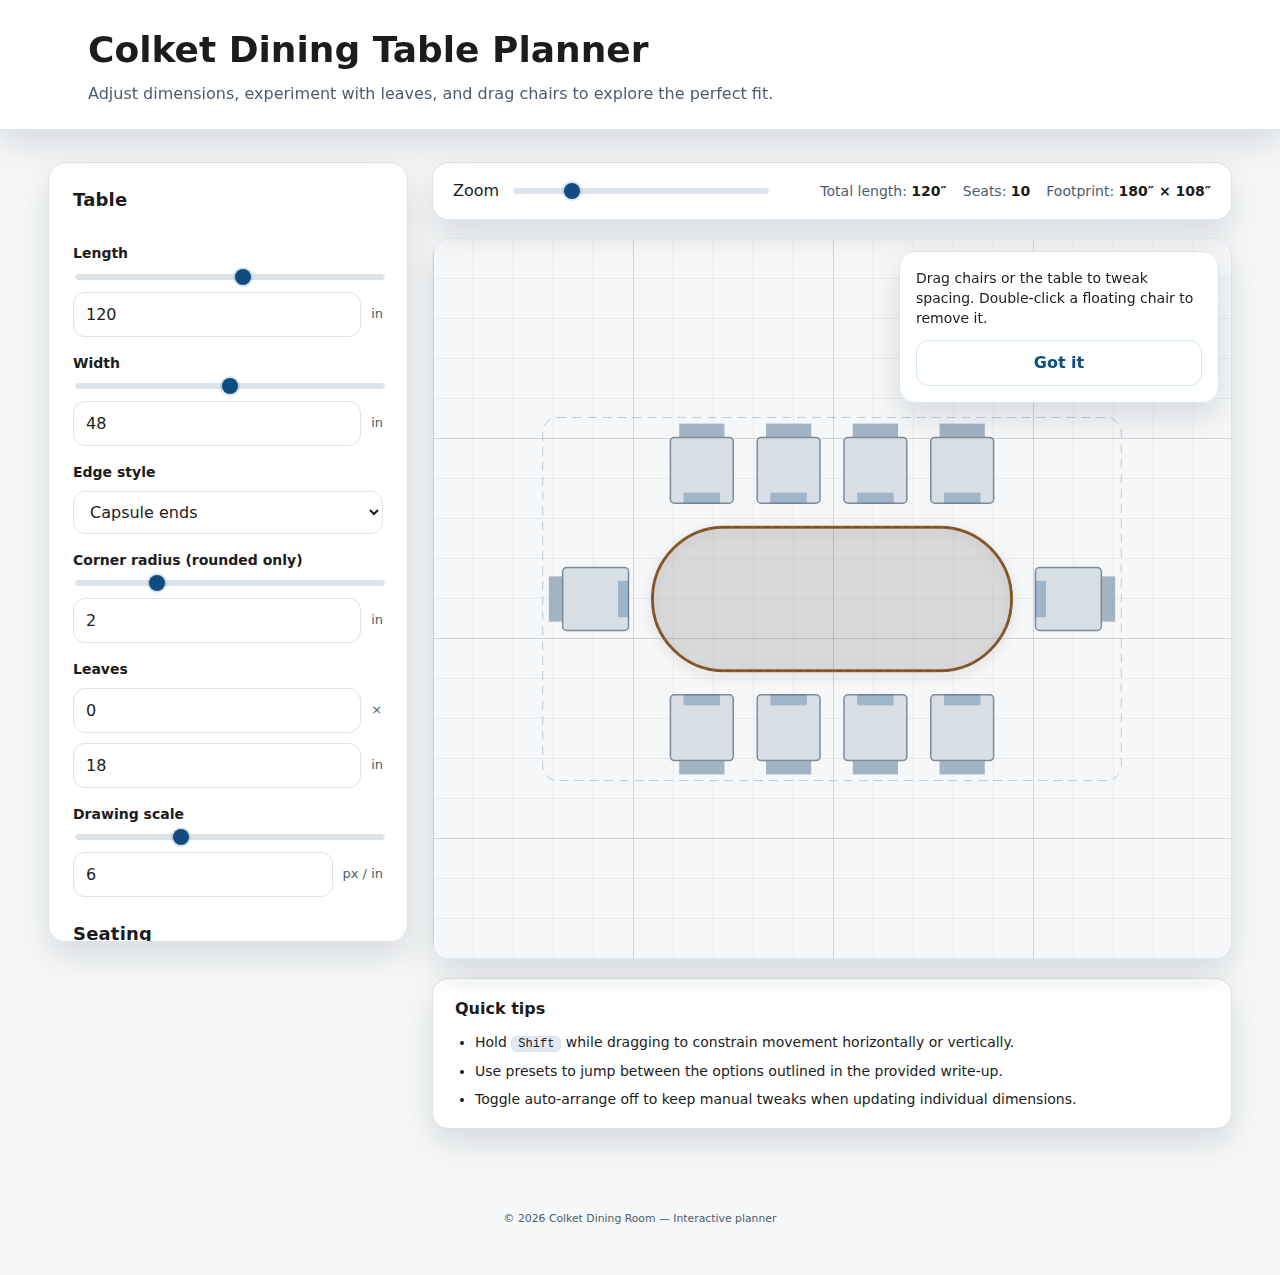
<file: index.html>
<!doctype html>
<html lang="en">
<head>
  <meta charset="utf-8" />
  <meta name="viewport" content="width=device-width, initial-scale=1" />
  <title>Colket Dining Table Planner</title>
  <meta name="description" content="Interactive planner for exploring Colket dining table dimensions, leaves, and seating layouts." />
  <link rel="stylesheet" href="styles.css" />
</head>
<body>
  <header class="site-header">
    <div class="site-shell">
      <h1>Colket Dining Table Planner</h1>
      <p class="tagline">Adjust dimensions, experiment with leaves, and drag chairs to explore the perfect fit.</p>
    </div>
  </header>

  <main class="layout-shell">
    <aside class="control-panel" aria-label="Configuration">
      <section class="panel-section">
        <h2>Table</h2>
        <div class="field">
          <label for="tableLengthRange">Length</label>
          <div class="field-stack">
            <input id="tableLengthRange" type="range" min="84" max="150" step="1" value="120" data-sync="tableLengthInput" />
            <div class="field-row">
              <input id="tableLengthInput" type="number" min="60" max="180" step="0.5" value="120" />
              <span class="unit">in</span>
            </div>
          </div>
        </div>

        <div class="field">
          <label for="tableWidthRange">Width</label>
          <div class="field-stack">
            <input id="tableWidthRange" type="range" min="36" max="60" step="0.5" value="48" data-sync="tableWidthInput" />
            <div class="field-row">
              <input id="tableWidthInput" type="number" min="36" max="60" step="0.5" value="48" />
              <span class="unit">in</span>
            </div>
          </div>
        </div>

        <div class="field">
          <label for="tableShapeSelect">Edge style</label>
          <select id="tableShapeSelect">
            <option value="rounded">Rounded rectangle</option>
            <option value="capsule" selected>Capsule ends</option>
          </select>
        </div>

        <div class="field">
          <label for="cornerRadiusRange">Corner radius (rounded only)</label>
          <div class="field-stack">
            <input id="cornerRadiusRange" type="range" min="0" max="8" step="0.5" value="2" data-sync="cornerRadiusInput" />
            <div class="field-row">
              <input id="cornerRadiusInput" type="number" min="0" max="8" step="0.5" value="2" />
              <span class="unit">in</span>
            </div>
          </div>
        </div>

        <div class="field">
          <label for="leafCountInput">Leaves</label>
          <div class="field-row">
            <input id="leafCountInput" type="number" min="0" max="3" step="1" value="0" />
            <span class="unit">×</span>
            <input id="leafLengthInput" type="number" min="0" max="36" step="0.5" value="18" />
            <span class="unit">in</span>
          </div>
        </div>

        <div class="field">
          <label for="unitsPerInchRange">Drawing scale</label>
          <div class="field-stack">
            <input id="unitsPerInchRange" type="range" min="3" max="12" step="0.5" value="6" data-sync="unitsPerInchInput" />
            <div class="field-row">
              <input id="unitsPerInchInput" type="number" min="3" max="12" step="0.5" value="6" />
              <span class="unit">px / in</span>
            </div>
          </div>
        </div>
      </section>

      <section class="panel-section">
        <h2>Seating</h2>
        <div class="field">
          <label for="sideChairCountRange">Chairs per long side</label>
          <div class="field-stack">
            <input id="sideChairCountRange" type="range" min="0" max="5" step="1" value="4" data-sync="sideChairCountInput" />
            <div class="field-row">
              <input id="sideChairCountInput" type="number" min="0" max="5" step="1" value="4" />
            </div>
          </div>
        </div>

        <div class="field">
          <label for="endChairCountRange">Chairs per end</label>
          <div class="field-stack">
            <input id="endChairCountRange" type="range" min="0" max="2" step="1" value="1" data-sync="endChairCountInput" />
            <div class="field-row">
              <input id="endChairCountInput" type="number" min="0" max="2" step="1" value="1" />
            </div>
          </div>
        </div>

        <div class="field">
          <label for="chairWidthInput">Chair width</label>
          <div class="field-row">
            <input id="chairWidthInput" type="number" min="18" max="26" step="0.5" value="21" />
            <span class="unit">in</span>
          </div>
        </div>

        <div class="field">
          <label for="chairDepthInput">Chair depth</label>
          <div class="field-row">
            <input id="chairDepthInput" type="number" min="18" max="28" step="0.5" value="22" />
            <span class="unit">in</span>
          </div>
        </div>

        <div class="field">
          <label for="chairClearanceInput">Clearance from table</label>
          <div class="field-row">
            <input id="chairClearanceInput" type="number" min="0" max="24" step="0.5" value="8" />
            <span class="unit">in</span>
          </div>
        </div>

        <div class="field">
          <label for="sideOffsetInput">Side edge offset</label>
          <div class="field-row">
            <input id="sideOffsetInput" type="number" min="0" max="24" step="0.5" value="6" />
            <span class="unit">in</span>
          </div>
        </div>

        <div class="field">
          <label for="endOffsetInput">End edge offset</label>
          <div class="field-row">
            <input id="endOffsetInput" type="number" min="0" max="18" step="0.5" value="2.5" />
            <span class="unit">in</span>
          </div>
        </div>
      </section>

      <section class="panel-section">
        <h2>Presets</h2>
        <div class="preset-grid">
          <button type="button" class="btn ghost" data-preset="A">102″ · 6 seats</button>
          <button type="button" class="btn ghost" data-preset="B">93″ · 6 seats</button>
          <button type="button" class="btn ghost" data-preset="C">120″ · 8 seats</button>
          <button type="button" class="btn ghost" data-preset="D">111″ · 8 seats</button>
          <button type="button" class="btn ghost" data-preset="E">138″ · 10 seats</button>
          <button type="button" class="btn ghost" data-preset="F">129″ · 8 seats</button>
        </div>
        <div class="panel-subsection">
          <h3>Custom presets</h3>
          <div class="field-stack">
            <div class="field-row">
              <input id="customPresetName" type="text" placeholder="Name this setup" autocomplete="off" />
              <button id="savePresetBtn" type="button" class="btn">Save</button>
            </div>
            <div class="field">
              <label for="savedPresetSelect">Saved presets</label>
              <div class="field-row">
                <select id="savedPresetSelect">
                  <option value="">None saved yet</option>
                </select>
                <button id="loadPresetBtn" type="button" class="btn ghost" disabled>Load</button>
                <button id="deletePresetBtn" type="button" class="btn ghost" disabled>Delete</button>
              </div>
            </div>
          </div>
        </div>
      </section>

      <section class="panel-section">
        <h2>Layout tools</h2>
        <div class="field checkbox">
          <label class="checkbox-label">
            <input id="autoArrangeCheck" type="checkbox" checked />
            <span>Auto arrange when settings change</span>
          </label>
        </div>
        <div class="tool-buttons">
          <button id="autoArrangeBtn" type="button" class="btn">Auto arrange now</button>
          <button id="resetViewBtn" type="button" class="btn ghost">Center view</button>
          <button id="addFreeChairBtn" type="button" class="btn ghost">Add floating chair</button>
          <button id="clearManualBtn" type="button" class="btn ghost">Remove manual chairs</button>
        </div>
      </section>
    </aside>

    <section class="workspace" aria-label="Layout preview">
      <div class="workspace-toolbar">
        <div class="toolbar-group">
          <label for="zoomRange">Zoom</label>
          <input id="zoomRange" type="range" min="0.6" max="2.5" step="0.05" value="1" />
        </div>
        <div class="toolbar-metrics">
          <span>Total length: <strong id="totalLengthOut">120″</strong></span>
          <span>Seats: <strong id="seatCountOut">10</strong></span>
          <span>Footprint: <strong id="footprintOut">120″ × 48″</strong></span>
        </div>
      </div>

      <div class="canvas-frame" id="canvasFrame">
        <svg id="layoutCanvas" viewBox="0 0 1600 1000" role="presentation" aria-hidden="true">
          <defs>
            <filter id="softShadow" x="-15%" y="-25%" width="130%" height="150%">
              <feDropShadow dx="0" dy="8" stdDeviation="12" flood-opacity="0.18" />
            </filter>
            <pattern id="tableTexture" patternUnits="objectBoundingBox" width="1" height="1">
              <rect width="100%" height="100%" fill="currentColor" fill-opacity="0.1" />
            </pattern>
          </defs>
          <g id="gridLayer"></g>
          <g id="contentLayer"></g>
        </svg>
        <div class="canvas-hint" id="canvasHint">
          <p>Drag chairs or the table to tweak spacing. Double-click a floating chair to remove it.</p>
          <button type="button" id="dismissHintBtn" class="btn ghost">Got it</button>
        </div>
      </div>

      <section class="workspace-notes">
        <h2>Quick tips</h2>
        <ul>
          <li>Hold <kbd>Shift</kbd> while dragging to constrain movement horizontally or vertically.</li>
          <li>Use presets to jump between the options outlined in the provided write-up.</li>
          <li>Toggle auto-arrange off to keep manual tweaks when updating individual dimensions.</li>
        </ul>
      </section>
    </section>
  </main>

  <footer class="site-footer">
    <small>&copy; <span id="year"></span> Colket Dining Room — Interactive planner</small>
  </footer>

  <script src="app.js" defer></script>
</body>
</html>
</file>
<file: styles.css>
* {
  box-sizing: border-box;
}

:root {
  --bg: #f5f7f8;
  --panel: #ffffff;
  --text: #1c1c1c;
  --muted: #4d5c6c;
  --accent: #0f4c81;
  --accent-soft: rgba(15, 76, 129, 0.12);
  --accent-contrast: #ffffff;
  --border: #dbe3eb;
  --shadow: 0 14px 32px rgba(15, 23, 42, 0.12);
  --grid-line: rgba(15, 23, 42, 0.05);
  --grid-line-strong: rgba(15, 23, 42, 0.1);
  --hint-bg: rgba(255, 255, 255, 0.9);
  --chair-fill: #d7dee5;
  --chair-stroke: #7e8a99;
  --chair-accent: #a2b3c3;
  --chair-front: rgba(15, 76, 129, 0.28);
  --table-stroke: #8b5c2d;
  --table-fill: url(#tableTexture);
  --table-leaf-stroke: rgba(15, 23, 42, 0.28);
}

@media (prefers-color-scheme: dark) {
  :root {
    --bg: #0f1216;
    --panel: #141a21;
    --text: #e4ecf4;
    --muted: #8ea1b6;
    --accent: #7ab8ff;
    --accent-soft: rgba(122, 184, 255, 0.18);
    --accent-contrast: #0b0f14;
    --border: #1f2b39;
    --shadow: 0 20px 40px rgba(5, 9, 14, 0.6);
    --grid-line: rgba(134, 150, 170, 0.12);
    --grid-line-strong: rgba(134, 150, 170, 0.18);
    --hint-bg: rgba(20, 26, 33, 0.9);
    --chair-fill: #253240;
    --chair-stroke: #91acc7;
    --chair-accent: #314358;
    --chair-front: rgba(122, 184, 255, 0.32);
    --table-stroke: #caa56f;
    --table-leaf-stroke: rgba(202, 165, 111, 0.45);
  }
}

html,
body {
  height: 100%;
}

body {
  margin: 0;
  background: var(--bg);
  color: var(--text);
  font-family: "Inter", ui-sans-serif, system-ui, -apple-system, BlinkMacSystemFont, "Segoe UI", sans-serif;
  line-height: 1.45;
  -webkit-font-smoothing: antialiased;
}

body[data-dragging="true"] {
  cursor: grabbing;
  user-select: none;
}

.site-header {
  background: var(--panel);
  border-bottom: 1px solid var(--border);
  box-shadow: var(--shadow);
  position: sticky;
  top: 0;
  z-index: 10;
}

.site-shell {
  margin: 0 auto;
  max-width: 1200px;
  padding: 24px clamp(16px, 4vw, 48px);
}

.site-header h1 {
  margin: 0 0 6px;
  font-size: clamp(26px, 3vw, 36px);
}

.tagline {
  margin: 0;
  color: var(--muted);
  font-size: clamp(14px, 2vw, 16px);
}

.layout-shell {
  display: grid;
  grid-template-columns: minmax(320px, 360px) 1fr;
  gap: 24px;
  margin: 0 auto;
  max-width: 1400px;
  padding: 32px clamp(16px, 4vw, 48px) 48px;
  align-items: start;
}

@media (max-width: 1080px) {
  .layout-shell {
    grid-template-columns: 1fr;
  }

  .control-panel {
    position: relative;
    top: 0;
  }
}

.control-panel {
  background: var(--panel);
  border: 1px solid var(--border);
  border-radius: 18px;
  padding: 24px;
  box-shadow: var(--shadow);
  position: sticky;
  top: calc(24px + 80px);
  display: grid;
  gap: 24px;
  max-height: calc(100vh - 120px);
  overflow: auto;
}

.control-panel h2 {
  margin: 0 0 14px;
  font-size: 18px;
  letter-spacing: 0.01em;
}

.panel-section {
  display: grid;
  gap: 16px;
}

.panel-subsection {
  border-top: 1px solid var(--border);
  padding-top: 12px;
  display: grid;
  gap: 12px;
}

.panel-subsection h3 {
  margin: 0;
  font-size: 15px;
  font-weight: 600;
  color: var(--muted);
}

.field {
  display: grid;
  gap: 8px;
}

.field label {
  font-weight: 600;
  font-size: 14px;
}

.field-stack {
  display: grid;
  gap: 10px;
}

.field-row {
  display: grid;
  grid-template-columns: 1fr auto;
  gap: 10px;
  align-items: center;
}

.field-row input[type="number"] {
  width: 100%;
}

.field.checkbox {
  gap: 0;
}

.checkbox-label {
  display: inline-flex;
  align-items: center;
  gap: 10px;
  font-weight: 500;
}

.unit {
  color: var(--muted);
  font-size: 13px;
}

input[type="number"],
input[type="range"],
select {
  width: 100%;
  font: inherit;
  border-radius: 12px;
  border: 1px solid var(--border);
  background: var(--panel);
  color: var(--text);
  padding: 10px 12px;
  transition: border-color 0.15s ease, box-shadow 0.15s ease;
}

input[type="range"] {
  padding: 0;
  appearance: none;
}

input[type="range"]::-webkit-slider-thumb {
  appearance: none;
  height: 16px;
  width: 16px;
  border-radius: 50%;
  background: var(--accent);
  border: none;
  cursor: pointer;
  box-shadow: 0 0 0 2px rgba(15, 76, 129, 0.15);
  margin-top: -6px; /* centers 16px thumb over 4px track */
}

input[type="range"]::-webkit-slider-runnable-track {
  height: 4px;
  background: var(--border);
  border-radius: 999px;
}

input[type="range"]::-moz-range-thumb {
  height: 16px;
  width: 16px;
  border-radius: 50%;
  background: var(--accent);
  border: none;
  cursor: pointer;
  box-shadow: 0 0 0 2px rgba(15, 76, 129, 0.15);
}

input[type="range"]::-moz-range-track {
  height: 4px;
  background: var(--border);
  border-radius: 999px;
}

input:focus-visible {
  outline: 2px solid var(--accent);
  outline-offset: 2px;
}

.tool-buttons {
  display: grid;
  gap: 10px;
}

.preset-grid {
  display: grid;
  grid-template-columns: repeat(auto-fit, minmax(130px, 1fr));
  gap: 10px;
}

.btn {
  appearance: none;
  border-radius: 12px;
  border: 1px solid var(--accent);
  background: var(--accent);
  color: var(--accent-contrast);
  font: inherit;
  font-weight: 600;
  padding: 10px 14px;
  cursor: pointer;
  display: inline-flex;
  align-items: center;
  justify-content: center;
  gap: 8px;
  transition: transform 0.12s ease, box-shadow 0.12s ease, filter 0.12s ease;
}

.btn:hover {
  transform: translateY(-1px);
  filter: brightness(1.05);
}

.btn:active {
  transform: translateY(0);
  filter: brightness(0.96);
}

.btn.ghost {
  background: transparent;
  color: var(--accent);
  border-color: var(--border);
}

.workspace {
  display: grid;
  gap: 18px;
  align-content: start;
}

.workspace-toolbar {
  background: var(--panel);
  border: 1px solid var(--border);
  border-radius: 16px;
  box-shadow: var(--shadow);
  padding: 16px 20px;
  display: flex;
  flex-wrap: wrap;
  gap: 16px;
  align-items: center;
  justify-content: space-between;
}

.toolbar-group {
  display: flex;
  align-items: center;
  gap: 12px;
}

.toolbar-group input[type="range"] {
  width: clamp(180px, 20vw, 260px);
}

.toolbar-metrics {
  display: flex;
  gap: 16px;
  flex-wrap: wrap;
  font-size: 14px;
  color: var(--muted);
}

.toolbar-metrics strong {
  color: var(--text);
}

.canvas-frame {
  position: relative;
  border-radius: 18px;
  border: 1px solid var(--border);
  overflow: hidden;
  background-image:
    linear-gradient(0deg, var(--grid-line) 1px, transparent 1px),
    linear-gradient(90deg, var(--grid-line) 1px, transparent 1px),
    linear-gradient(0deg, var(--grid-line-strong) 1px, transparent 1px),
    linear-gradient(90deg, var(--grid-line-strong) 1px, transparent 1px);
  background-size:
    40px 40px,
    40px 40px,
    200px 200px,
    200px 200px;
  box-shadow: var(--shadow);
  min-height: 620px;
}

#layoutCanvas {
  width: 100%;
  height: min(80vh, 760px);
  display: block;
  transform-origin: center;
  transition: transform 0.2s ease;
  touch-action: none;
}

.canvas-hint {
  position: absolute;
  inset: 12px 12px auto auto;
  background: var(--hint-bg);
  color: var(--text);
  border-radius: 16px;
  border: 1px solid var(--border);
  padding: 16px;
  width: clamp(200px, 28vw, 320px);
  box-shadow: var(--shadow);
  display: grid;
  gap: 12px;
}

.canvas-hint p {
  margin: 0;
  font-size: 14px;
}

.canvas-hint.hidden {
  display: none;
}

.workspace-notes {
  background: var(--panel);
  border: 1px solid var(--border);
  border-radius: 16px;
  box-shadow: var(--shadow);
  padding: 18px 22px;
}

.workspace-notes h2 {
  margin: 0 0 12px;
  font-size: 16px;
}

.workspace-notes ul {
  margin: 0;
  padding-left: 20px;
  display: grid;
  gap: 8px;
  font-size: 14px;
}

kbd {
  background: var(--accent-soft);
  border-radius: 6px;
  border: 1px solid var(--border);
  padding: 0 6px;
  font-size: 12px;
  font-family: "JetBrains Mono", Menlo, Consolas, monospace;
}

.site-footer {
  text-align: center;
  padding: 32px 16px 48px;
  color: var(--muted);
  font-size: 13px;
}

/* SVG primitives */

.table-shadow {
  filter: url(#softShadow);
}

.table-shape {
  fill: var(--table-fill);
  stroke: var(--table-stroke);
  stroke-width: 6;
}

.table-outline {
  fill: none;
  stroke: rgba(0, 0, 0, 0.18);
  stroke-width: 2;
  stroke-dasharray: 12 8;
}

.table-leaf-line {
  stroke: var(--table-leaf-stroke);
  stroke-width: 3;
  stroke-dasharray: 10 8;
  stroke-linecap: round;
  pointer-events: none;
}

.chair-group {
  cursor: grab;
  transition: filter 0.12s ease;
}

.chair-group:hover,
.chair-group.is-active {
  filter: drop-shadow(0 10px 12px rgba(15, 23, 42, 0.22));
}

.chair-seat {
  fill: var(--chair-fill);
  stroke: var(--chair-stroke);
  stroke-width: 3;
  rx: 8;
  ry: 8;
}

.chair-back {
  fill: var(--chair-accent);
  stroke: none;
}

.chair-front {
  fill: var(--chair-front);
  stroke: none;
}

.chair-group.is-floating .chair-seat {
  stroke-dasharray: 8 4;
}

.chair-tag {
  font-size: 11px;
  fill: var(--muted);
  pointer-events: none;
}

.selection-ring {
  fill: none;
  stroke: var(--accent);
  stroke-width: 2;
  stroke-dasharray: 10 6;
}

@media (max-width: 680px) {
  .site-shell {
    padding: 20px;
  }

  .layout-shell {
    padding: 24px 16px 48px;
  }

  .canvas-frame {
    min-height: 500px;
  }

  #layoutCanvas {
    height: min(70vh, 620px);
  }
}
</file>
